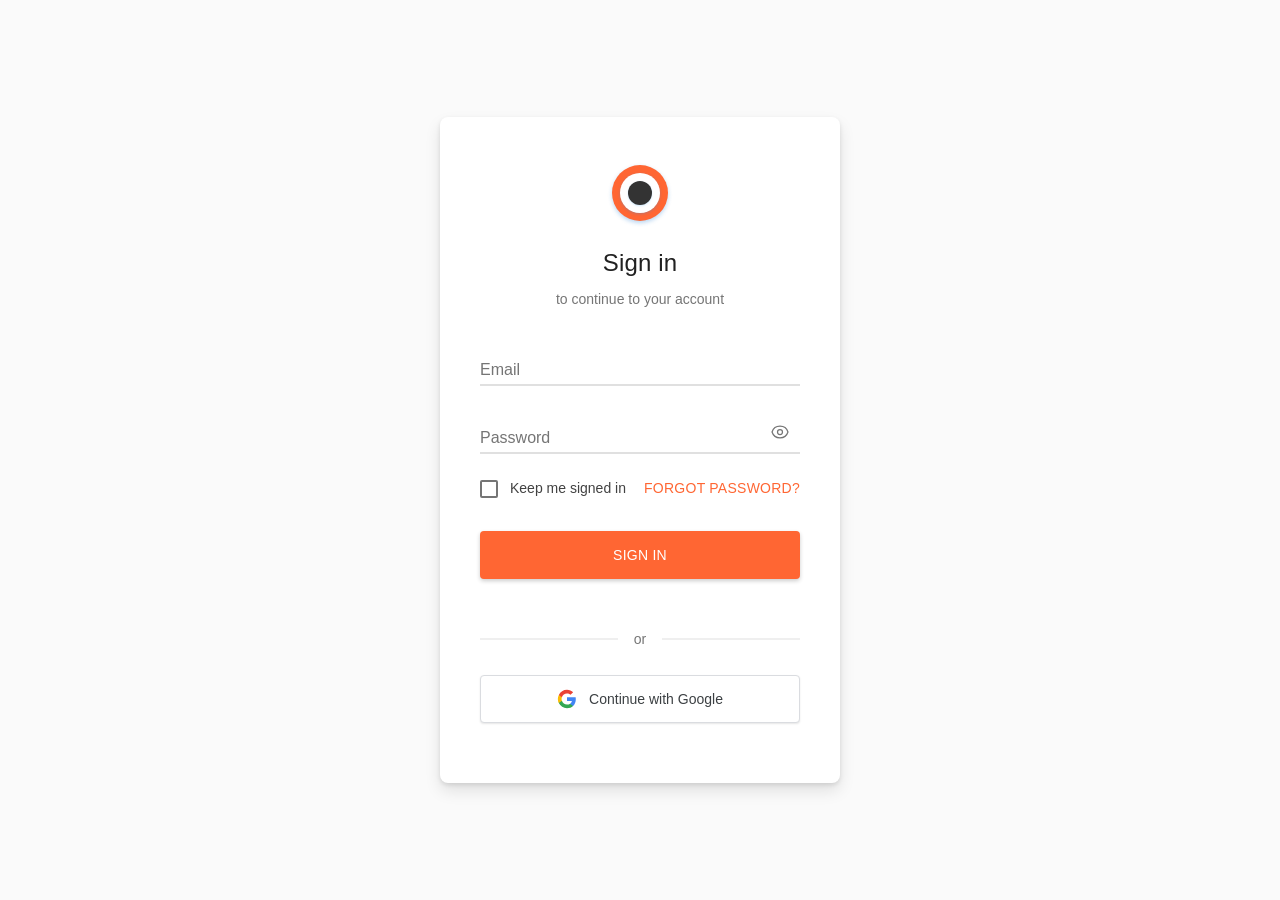
<file: index.html>
<!DOCTYPE html>
<html lang="en">
<head>
    <meta charset="UTF-8">
    <meta name="viewport" content="width=device-width, initial-scale=1.0">
    <title>Material Design Login Form</title>
    <link rel="stylesheet" href="src/style.css">
</head>
<body>
    <div class="login-container">
        <div class="login-card">
            <div class="login-header">
                <div class="material-logo">
                    <div class="logo-layers">
                        <div class="layer layer-1"></div>
                        <div class="layer layer-2"></div>
                        <div class="layer layer-3"></div>
                    </div>
                </div>
                <h2>Sign in</h2>
                <p>to continue to your account</p>
            </div>
            
            <form class="login-form" id="loginForm" novalidate>
                <div class="form-group">
                    <div class="input-wrapper">
                        <input type="email" id="email" name="email" required autocomplete="email">
                        <label for="email">Email</label>
                        <div class="input-line"></div>
                        <div class="ripple-container"></div>
                    </div>
                    <span class="error-message" id="emailError"></span>
                </div>

                <div class="form-group">
                    <div class="input-wrapper password-wrapper">
                        <input type="password" id="password" name="password" required autocomplete="current-password">
                        <label for="password">Password</label>
                        <div class="input-line"></div>
                        <button type="button" class="password-toggle" id="passwordToggle" aria-label="Toggle password visibility">
                            <div class="toggle-ripple"></div>
                            <span class="toggle-icon"></span>
                        </button>
                        <div class="ripple-container"></div>
                    </div>
                    <span class="error-message" id="passwordError"></span>
                </div>

                <div class="form-options">
                    <div class="checkbox-wrapper">
                        <input type="checkbox" id="remember" name="remember">
                        <label for="remember" class="checkbox-label">
                            <div class="checkbox-material">
                                <div class="checkbox-ripple"></div>
                                <svg class="checkbox-icon" viewBox="0 0 24 24">
                                    <path class="checkbox-path" d="M9 16.17L4.83 12l-1.42 1.41L9 19 21 7l-1.41-1.41z"/>
                                </svg>
                            </div>
                            Keep me signed in
                        </label>
                    </div>
                    <a href="#" class="forgot-password">Forgot password?</a>
                </div>

                <button type="submit" class="login-btn material-btn">
                    <div class="btn-ripple"></div>
                    <span class="btn-text">SIGN IN</span>
                    <div class="btn-loader">
                        <svg class="loader-circle" viewBox="0 0 50 50">
                            <circle class="loader-path" cx="25" cy="25" r="12" fill="none" stroke="currentColor" stroke-width="3"/>
                        </svg>
                    </div>
                </button>
            </form>

            <div class="divider">
                <span>or</span>
            </div>

            <div class="social-login">
                <button type="button" class="social-btn google-material">
                    <div class="social-ripple"></div>
                    <div class="social-icon google-icon">
                        <svg viewBox="0 0 24 24">
                            <path fill="#4285F4" d="M22.56 12.25c0-.78-.07-1.53-.2-2.25H12v4.26h5.92c-.26 1.37-1.04 2.53-2.21 3.31v2.77h3.57c2.08-1.92 3.28-4.74 3.28-8.09z"/>
                            <path fill="#34A853" d="M12 23c2.97 0 5.46-.98 7.28-2.66l-3.57-2.77c-.98.66-2.23 1.06-3.71 1.06-2.86 0-5.29-1.93-6.16-4.53H2.18v2.84C3.99 20.53 7.7 23 12 23z"/>
                            <path fill="#FBBC05" d="M5.84 14.09c-.22-.66-.35-1.36-.35-2.09s.13-1.43.35-2.09V7.07H2.18C1.43 8.55 1 10.22 1 12s.43 3.45 1.18 4.93l2.85-2.22.81-.62z"/>
                            <path fill="#EA4335" d="M12 5.38c1.62 0 3.06.56 4.21 1.64l3.15-3.15C17.45 2.09 14.97 1 12 1 7.7 1 3.99 3.47 2.18 7.07l3.66 2.84c.87-2.6 3.3-4.53 6.16-4.53z"/>
                        </svg>
                    </div>
                    <span>Continue with Google</span>
                </button>
               
            </div>

           

            <div class="success-message" id="successMessage">
                <div class="success-elevation">
                    <div class="success-icon">
                        <svg viewBox="0 0 24 24">
                            <path d="M9 16.17L4.83 12l-1.42 1.41L9 19 21 7l-1.41-1.41z"/>
                        </svg>
                    </div>
                    <h3>Welcome back!</h3>
                    <p>Signing you in...</p>
                </div>
            </div>
        </div>
    </div>

    <script src="src/form-utils.js"></script>
    <script src="src/script.js"></script>
</body>
</html>
</file>
<file: src/style.css>
/* Material Design Login Form - Complete & Self-Contained */

* {
    margin: 0;
    padding: 0;
    box-sizing: border-box;
}

body {
    font-family: 'Roboto', -apple-system, BlinkMacSystemFont, 'Segoe UI', sans-serif;
    background: #fafafa;
    min-height: 100vh;
    display: flex;
    align-items: center;
    justify-content: center;
    padding: 20px;
    line-height: 1.5;
}

.login-container {
    width: 100%;
    max-width: 400px;
}

.login-card {
    background: #ffffff;
    border-radius: 8px;
    padding: 48px 40px 36px;
    box-shadow: 
        0 2px 4px rgba(0, 0, 0, 0.1),
        0 8px 16px rgba(0, 0, 0, 0.1);
    transition: all 0.3s cubic-bezier(0.25, 0.8, 0.25, 1);
    position: relative;
    overflow: hidden;
}

.login-card:hover {
    box-shadow: 
        0 4px 8px rgba(0, 0, 0, 0.12),
        0 12px 28px rgba(0, 0, 0, 0.15);
}

.login-header {
    text-align: center;
    margin-bottom: 32px;
}

.material-logo {
    margin-bottom: 24px;
    display: flex;
    justify-content: center;
}

.logo-layers {
    position: relative;
    width: 56px;
    height: 56px;
}

.layer {
    position: absolute;
    border-radius: 50%;
    transition: all 0.3s cubic-bezier(0.25, 0.8, 0.25, 1);
}

.layer-1 {
    width: 56px;
    height: 56px;
    background: #ff6633;
    box-shadow: 0 2px 4px rgba(25, 118, 210, 0.3);
}

.layer-2 {
    width: 40px;
    height: 40px;
    top: 8px;
    left: 8px;
    background: #ffffff;
    box-shadow: 0 1px 3px rgba(33, 150, 243, 0.3);
}

.layer-3 {
    width: 24px;
    height: 24px;
    top: 16px;
    left: 16px;
    background: #333333;
    box-shadow: 0 1px 2px rgba(100, 181, 246, 0.3);
}

.material-logo:hover .layer-1 {
    transform: scale(1.1);
    box-shadow: 0 4px 8px rgba(25, 118, 210, 0.4);
}

.material-logo:hover .layer-2 {
    transform: scale(1.15);
    box-shadow: 0 2px 6px rgba(33, 150, 243, 0.4);
}

.material-logo:hover .layer-3 {
    transform: scale(1.2);
    box-shadow: 0 2px 4px rgba(100, 181, 246, 0.4);
}

.login-header h2 {
    color: #212121;
    font-size: 1.5rem;
    font-weight: 400;
    margin-bottom: 8px;
    letter-spacing: 0.15px;
}

.login-header p {
    color: #757575;
    font-size: 14px;
    font-weight: 400;
}

/* Material Form Groups */
.form-group {
    margin-bottom: 24px;
    position: relative;
}

.input-wrapper {
    position: relative;
    display: flex;
    flex-direction: column;
}

.input-wrapper input {
    background: transparent;
    border: none;
    border-bottom: 2px solid #e0e0e0;
    border-radius: 0;
    padding: 16px 0 8px;
    color: #212121;
    font-size: 16px;
    font-weight: 400;
    transition: all 0.2s ease;
    width: 100%;
    outline: none;
    position: relative;
    z-index: 3;
}

.input-wrapper input:focus {
    border-bottom-color: #1976d2;
}

.input-wrapper input:focus + label,
.input-wrapper input:valid + label {
    transform: translateY(-24px) scale(0.75);
    color: #1976d2;
    font-weight: 500;
}

.input-wrapper label {
    position: absolute;
    left: 0;
    top: 16px;
    color: #757575;
    font-size: 16px;
    font-weight: 400;
    transition: all 0.2s ease;
    pointer-events: none;
    transform-origin: left top;
    z-index: 4;
}

.input-line {
    position: absolute;
    bottom: 0;
    left: 0;
    width: 0;
    height: 2px;
    background: #1976d2;
    transition: width 0.2s ease;
    z-index: 5;
}

.input-wrapper input:focus ~ .input-line {
    width: 100%;
}

/* Material Ripple Effects */
.ripple-container {
    position: absolute;
    top: 0;
    left: 0;
    right: 0;
    bottom: 0;
    overflow: hidden;
    pointer-events: none;
    z-index: 1;
}

.ripple {
    position: absolute;
    border-radius: 50%;
    background: rgba(25, 118, 210, 0.2);
    transform: scale(0);
    animation: ripple-animation 0.6s linear;
    pointer-events: none;
}

@keyframes ripple-animation {
    to {
        transform: scale(4);
        opacity: 0;
    }
}

/* Password Toggle */
.password-wrapper {
    position: relative;
}

.password-wrapper input {
    padding-right: 56px;
}

.password-toggle {
    position: absolute;
    right: 0;
    top: 50%;
    transform: translateY(-50%);
    background: transparent;
    border: none;
    cursor: pointer;
    padding: 8px;
    color: #757575;
    transition: all 0.2s ease;
    border-radius: 50%;
    width: 40px;
    height: 40px;
    display: flex;
    align-items: center;
    justify-content: center;
    overflow: hidden;
    z-index: 10;
}

.password-toggle:hover {
    background: rgba(0, 0, 0, 0.04);
    color: #1976d2;
}

.toggle-ripple {
    position: absolute;
    top: 0;
    left: 0;
    right: 0;
    bottom: 0;
    border-radius: 50%;
    overflow: hidden;
    z-index: 1;
}

.toggle-icon {
    display: block;
    width: 20px;
    height: 20px;
    background-image: url("data:image/svg+xml,%3csvg xmlns='http://www.w3.org/2000/svg' fill='none' viewBox='0 0 24 24' stroke='%23757575' stroke-width='1.5'%3e%3cpath stroke-linecap='round' stroke-linejoin='round' d='M15 12a3 3 0 11-6 0 3 3 0 016 0z'/%3e%3cpath stroke-linecap='round' stroke-linejoin='round' d='M2.458 12C3.732 7.943 7.523 5 12 5c4.478 0 8.268 2.943 9.542 7-1.274 4.057-5.064 7-9.542 7-4.477 0-8.268-2.943-9.542-7z'/%3e%3c/svg%3e");
    background-size: contain;
    background-repeat: no-repeat;
    background-position: center;
    transition: background-image 0.2s ease;
    position: relative;
    z-index: 2;
    flex-shrink: 0;
}

.password-toggle:hover .toggle-icon {
    background-image: url("data:image/svg+xml,%3csvg xmlns='http://www.w3.org/2000/svg' fill='none' viewBox='0 0 24 24' stroke='%231976d2' stroke-width='1.5'%3e%3cpath stroke-linecap='round' stroke-linejoin='round' d='M15 12a3 3 0 11-6 0 3 3 0 016 0z'/%3e%3cpath stroke-linecap='round' stroke-linejoin='round' d='M2.458 12C3.732 7.943 7.523 5 12 5c4.478 0 8.268 2.943 9.542 7-1.274 4.057-5.064 7-9.542 7-4.477 0-8.268-2.943-9.542-7z'/%3e%3c/svg%3e");
}

.toggle-icon.show-password {
    background-image: url("data:image/svg+xml,%3csvg xmlns='http://www.w3.org/2000/svg' fill='none' viewBox='0 0 24 24' stroke='%23757575' stroke-width='1.5'%3e%3cpath stroke-linecap='round' stroke-linejoin='round' d='M3.98 8.223A10.477 10.477 0 001.934 12C3.226 16.338 7.244 19.5 12 19.5c.993 0 1.953-.138 2.863-.395M6.228 6.228A10.45 10.45 0 0112 4.5c4.756 0 8.773 3.162 10.065 7.498a10.523 10.523 0 01-4.293 5.774M6.228 6.228L3 3m3.228 3.228l3.65 3.65m7.894 7.894L21 21m-3.228-3.228l-3.65-3.65m0 0a3 3 0 11-4.243-4.243m4.242 4.242L9.88 9.88'/%3e%3c/svg%3e");
}

.password-toggle:hover .toggle-icon.show-password {
    background-image: url("data:image/svg+xml,%3csvg xmlns='http://www.w3.org/2000/svg' fill='none' viewBox='0 0 24 24' stroke='%231976d2' stroke-width='1.5'%3e%3cpath stroke-linecap='round' stroke-linejoin='round' d='M3.98 8.223A10.477 10.477 0 001.934 12C3.226 16.338 7.244 19.5 12 19.5c.993 0 1.953-.138 2.863-.395M6.228 6.228A10.45 10.45 0 0112 4.5c4.756 0 8.773 3.162 10.065 7.498a10.523 10.523 0 01-4.293 5.774M6.228 6.228L3 3m3.228 3.228l3.65 3.65m7.894 7.894L21 21m-3.228-3.228l-3.65-3.65m0 0a3 3 0 11-4.243-4.243m4.242 4.242L9.88 9.88'/%3e%3c/svg%3e");
}

/* Form Options */
.form-options {
    display: flex;
    justify-content: space-between;
    align-items: center;
    margin-bottom: 32px;
    flex-wrap: wrap;
    gap: 16px;
}

.checkbox-wrapper {
    display: flex;
    align-items: center;
    cursor: pointer;
}

.checkbox-wrapper input[type="checkbox"] {
    display: none;
}

.checkbox-label {
    display: flex;
    align-items: center;
    gap: 12px;
    cursor: pointer;
    user-select: none;
    color: #424242;
    font-size: 14px;
    font-weight: 400;
}

.checkbox-material {
    position: relative;
    width: 18px;
    height: 18px;
    border: 2px solid #757575;
    border-radius: 2px;
    transition: all 0.2s ease;
    overflow: hidden;
    flex-shrink: 0;
}

.checkbox-wrapper input[type="checkbox"]:checked + .checkbox-label .checkbox-material {
    background: #1976d2;
    border-color: #1976d2;
}

.checkbox-ripple {
    position: absolute;
    top: -12px;
    left: -12px;
    right: -12px;
    bottom: -12px;
    border-radius: 50%;
    overflow: hidden;
}

.checkbox-icon {
    position: absolute;
    top: 50%;
    left: 50%;
    transform: translate(-50%, -50%);
    width: 12px;
    height: 12px;
    fill: white;
    opacity: 0;
    transition: all 0.2s ease;
}

.checkbox-wrapper input[type="checkbox"]:checked + .checkbox-label .checkbox-icon {
    opacity: 1;
}

.checkbox-path {
    stroke-dasharray: 16;
    stroke-dashoffset: 16;
    transition: stroke-dashoffset 0.3s ease;
}

.checkbox-wrapper input[type="checkbox"]:checked + .checkbox-label .checkbox-path {
    stroke-dashoffset: 0;
}

.forgot-password {
    color: #ff6633;
    text-decoration: none;
    font-size: 14px;
    font-weight: 500;
    transition: color 0.2s ease;
    text-transform: uppercase;
    letter-spacing: 0.25px;
}

.forgot-password:hover {
    color: #ba4b25;
}

/* Material Button */
.material-btn {
    width: 100%;
    background: #ff6633;
    border: none;
    border-radius: 4px;
    padding: 12px 24px;
    color: white;
    font-size: 14px;
    font-weight: 500;
    cursor: pointer;
    transition: all 0.2s ease;
    position: relative;
    margin-bottom: 24px;
    text-transform: uppercase;
    letter-spacing: 0.25px;
    min-height: 48px;
    overflow: hidden;
    box-shadow: 0 2px 4px rgba(0, 0, 0, 0.2);
}

.material-btn:hover {
    background: #c64f27;
    box-shadow: 0 4px 8px rgba(0, 0, 0, 0.25);
    transform: translateY(-1px);
}

.material-btn:active {
    transform: translateY(0);
    box-shadow: 0 2px 4px rgba(0, 0, 0, 0.2);
}

.btn-ripple {
    position: absolute;
    top: 0;
    left: 0;
    right: 0;
    bottom: 0;
    overflow: hidden;
}

.btn-text {
    position: relative;
    z-index: 1;
    transition: opacity 0.2s ease;
}

.btn-loader {
    position: absolute;
    top: 50%;
    left: 50%;
    transform: translate(-50%, -50%);
    opacity: 0;
    transition: opacity 0.2s ease;
}

.loader-circle {
    width: 20px;
    height: 20px;
    animation: rotate 2s linear infinite;
}

.loader-path {
    stroke-dasharray: 90, 150;
    stroke-dashoffset: 0;
    stroke-linecap: round;
    animation: dash 1.5s ease-in-out infinite;
}

@keyframes rotate {
    100% { transform: rotate(360deg); }
}

@keyframes dash {
    0% { stroke-dasharray: 1, 150; stroke-dashoffset: 0; }
    50% { stroke-dasharray: 90, 150; stroke-dashoffset: -35; }
    100% { stroke-dasharray: 90, 150; stroke-dashoffset: -124; }
}

.material-btn.loading .btn-text {
    opacity: 0;
}

.material-btn.loading .btn-loader {
    opacity: 1;
}

/* Divider */
.divider {
    text-align: center;
    margin: 24px 0;
    position: relative;
}

.divider::before {
    content: '';
    position: absolute;
    top: 50%;
    left: 0;
    right: 0;
    height: 1px;
    background: #e0e0e0;
    transform: translateY(-50%);
}

.divider span {
    background: #ffffff;
    color: #757575;
    padding: 0 16px;
    font-size: 14px;
    font-weight: 400;
    position: relative;
    z-index: 1;
}

/* Social Login */
.social-login {
    display: flex;
    flex-direction: column;
    gap: 12px;
    margin-bottom: 24px;
}

.social-btn {
    background: #ffffff;
    border: 1px solid #dadce0;
    border-radius: 4px;
    padding: 12px 16px;
    color: #3c4043;
    font-size: 14px;
    font-weight: 500;
    cursor: pointer;
    transition: all 0.2s ease;
    display: flex;
    align-items: center;
    justify-content: center;
    gap: 12px;
    position: relative;
    overflow: hidden;
    min-height: 48px;
    box-shadow: 0 1px 2px rgba(0, 0, 0, 0.1);
}

.social-btn:hover {
    box-shadow: 0 2px 4px rgba(0, 0, 0, 0.15);
    transform: translateY(-1px);
}

.social-ripple {
    position: absolute;
    top: 0;
    left: 0;
    right: 0;
    bottom: 0;
    overflow: hidden;
}

.social-icon {
    width: 20px;
    height: 20px;
    display: flex;
    align-items: center;
    justify-content: center;
}

.social-icon svg {
    width: 100%;
    height: 100%;
}

/* Signup Link */
.signup-link {
    text-align: center;
}

.signup-link p {
    color: #757575;
    font-size: 14px;
    font-weight: 400;
}

.create-account {
    color: #1976d2;
    text-decoration: none;
    font-weight: 500;
    transition: color 0.2s ease;
}

.create-account:hover {
    color: #0d47a1;
}

/* Error States */
.error-message {
    color: #d32f2f;
    font-size: 12px;
    font-weight: 400;
    margin-top: 6px;
    opacity: 0;
    transform: translateY(-8px);
    transition: all 0.2s ease;
}

.error-message.show {
    opacity: 1;
    transform: translateY(0);
}

.form-group.error .input-wrapper input {
    border-bottom-color: #d32f2f;
    color: #d32f2f;
}

.form-group.error .input-wrapper label {
    color: #d32f2f;
}

.form-group.error .input-line {
    background: #d32f2f;
}

/* Success Message */
.success-message {
    display: none;
    text-align: center;
    padding: 32px 20px;
    opacity: 0;
    transform: translateY(16px);
    transition: all 0.3s cubic-bezier(0.25, 0.8, 0.25, 1);
}

.success-message.show {
    display: block;
    opacity: 1;
    transform: translateY(0);
}

.success-elevation {
    background: #ffffff;
    border-radius: 8px;
    padding: 24px;
    box-shadow: 0 4px 8px rgba(0, 0, 0, 0.15);
}

.success-icon {
    width: 48px;
    height: 48px;
    background: #4caf50;
    border-radius: 50%;
    display: flex;
    align-items: center;
    justify-content: center;
    margin: 0 auto 16px;
    box-shadow: 0 2px 4px rgba(76, 175, 80, 0.3);
}

.success-icon svg {
    width: 24px;
    height: 24px;
    fill: white;
}

.success-message h3 {
    color: #212121;
    font-size: 1.25rem;
    font-weight: 500;
    margin-bottom: 8px;
}

.success-message p {
    color: #757575;
    font-size: 14px;
}

/* Mobile Responsive */
@media (max-width: 480px) {
    body {
        padding: 16px;
    }
    
    .login-card {
        padding: 32px 24px 24px;
    }
    
    .form-options {
        flex-direction: column;
        align-items: flex-start;
        gap: 16px;
    }
    
    .logo-layers {
        width: 48px;
        height: 48px;
    }
    
    .layer-1 {
        width: 48px;
        height: 48px;
    }
    
    .layer-2 {
        width: 32px;
        height: 32px;
        top: 8px;
        left: 8px;
    }
    
    .layer-3 {
        width: 16px;
        height: 16px;
        top: 16px;
        left: 16px;
    }
}
</file>
